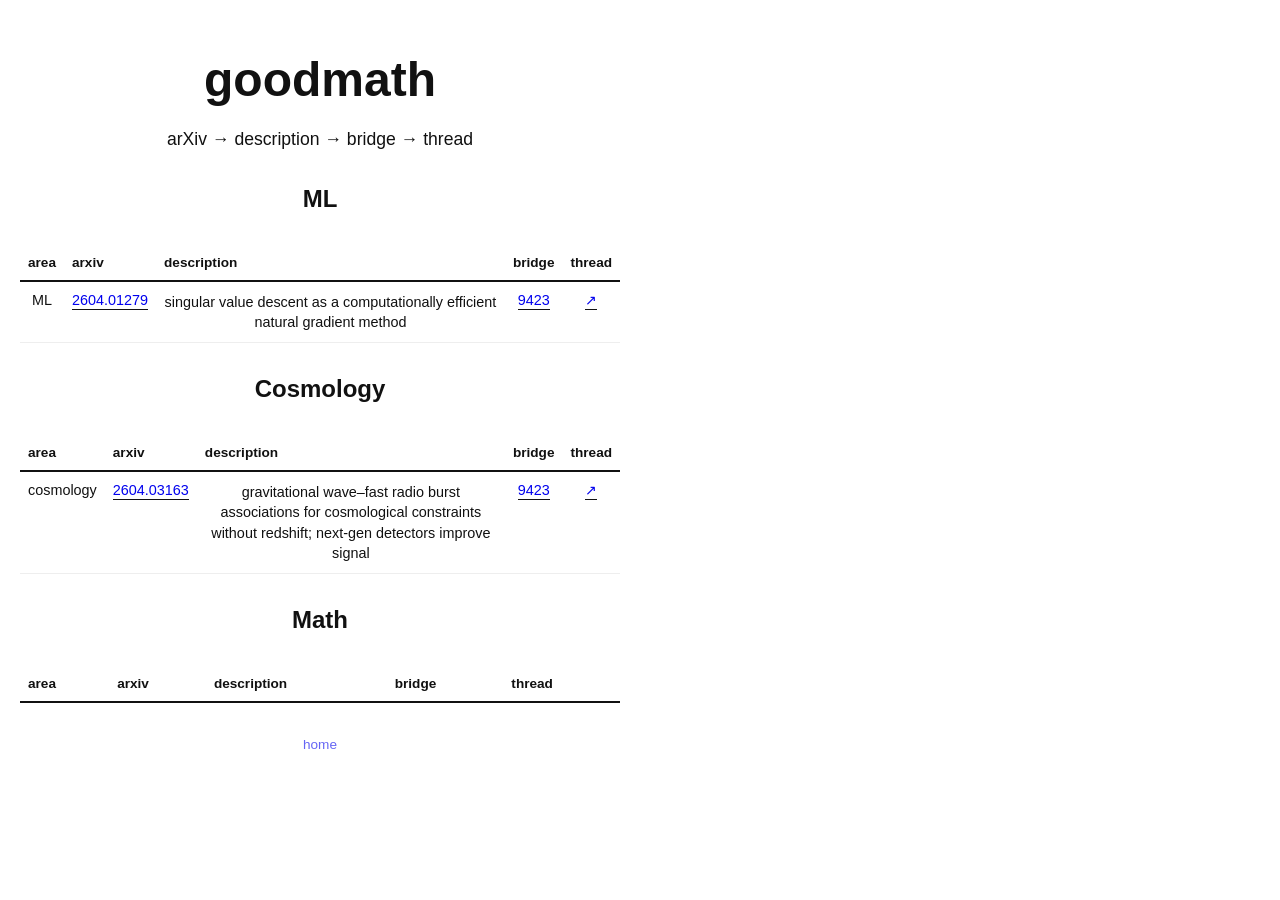
<file: arxiv/index.html>
<!DOCTYPE html>
<html lang="en">
<head>
  <meta charset="UTF-8" />
  <meta name="viewport" content="width=device-width, initial-scale=1.0"/>
  <title>goodmath — arXiv</title>
  <link rel="stylesheet" href="/styles.css" />
</head>
<body>

<main class="container">

  <h1>goodmath</h1>

  <p class="tagline">
    arXiv → description → bridge → thread
  </p>

  <!-- ML -->
  <h2>ML</h2>

  <table class="arxiv-table">
    <thead>
      <tr>
        <th>area</th>
        <th>arXiv</th>
        <th>description</th>
        <th>bridge</th>
        <th>thread</th>
      </tr>
    </thead>

    <tbody>
      <tr>
        <td>ML</td>
        <td>
          <a href="https://arxiv.org/abs/2604.01279">2604.01279</a>
        </td>
        <td>
          singular value descent as a computationally efficient natural gradient method
        </td>
        <td>
          <a href="/9423/2604.01279.html">9423</a>
        </td>
        <td>
          <a href="YOUR_THREAD_LINK">↗</a>
        </td>
      </tr>
    </tbody>
  </table>

  <!-- Cosmology -->
  <h2>Cosmology</h2>

  <table class="arxiv-table">
    <thead>
      <tr>
        <th>area</th>
        <th>arXiv</th>
        <th>description</th>
        <th>bridge</th>
        <th>thread</th>
      </tr>
    </thead>

    <tbody>
      <tr>
        <td>cosmology</td>
        <td>
          <a href="https://arxiv.org/abs/2604.03163">2604.03163</a>
        </td>
        <td>
          gravitational wave–fast radio burst associations for cosmological constraints without redshift; next-gen detectors improve signal
        </td>
        <td>
          <a href="/9423/2604.03163.html">9423</a>
        </td>
        <td>
          <a href="YOUR_THREAD_LINK">↗</a>
        </td>
      </tr>
    </tbody>
  </table>

  <!-- Math (empty for now) -->
  <h2>Math</h2>

  <table class="arxiv-table">
    <thead>
      <tr>
        <th>area</th>
        <th>arXiv</th>
        <th>description</th>
        <th>bridge</th>
        <th>thread</th>
      </tr>
    </thead>

    <tbody>
      <!-- future rows -->
    </tbody>
  </table>

  <footer>
    <a href="/">home</a>
  </footer>

</main>

</body>
</html>
</file>
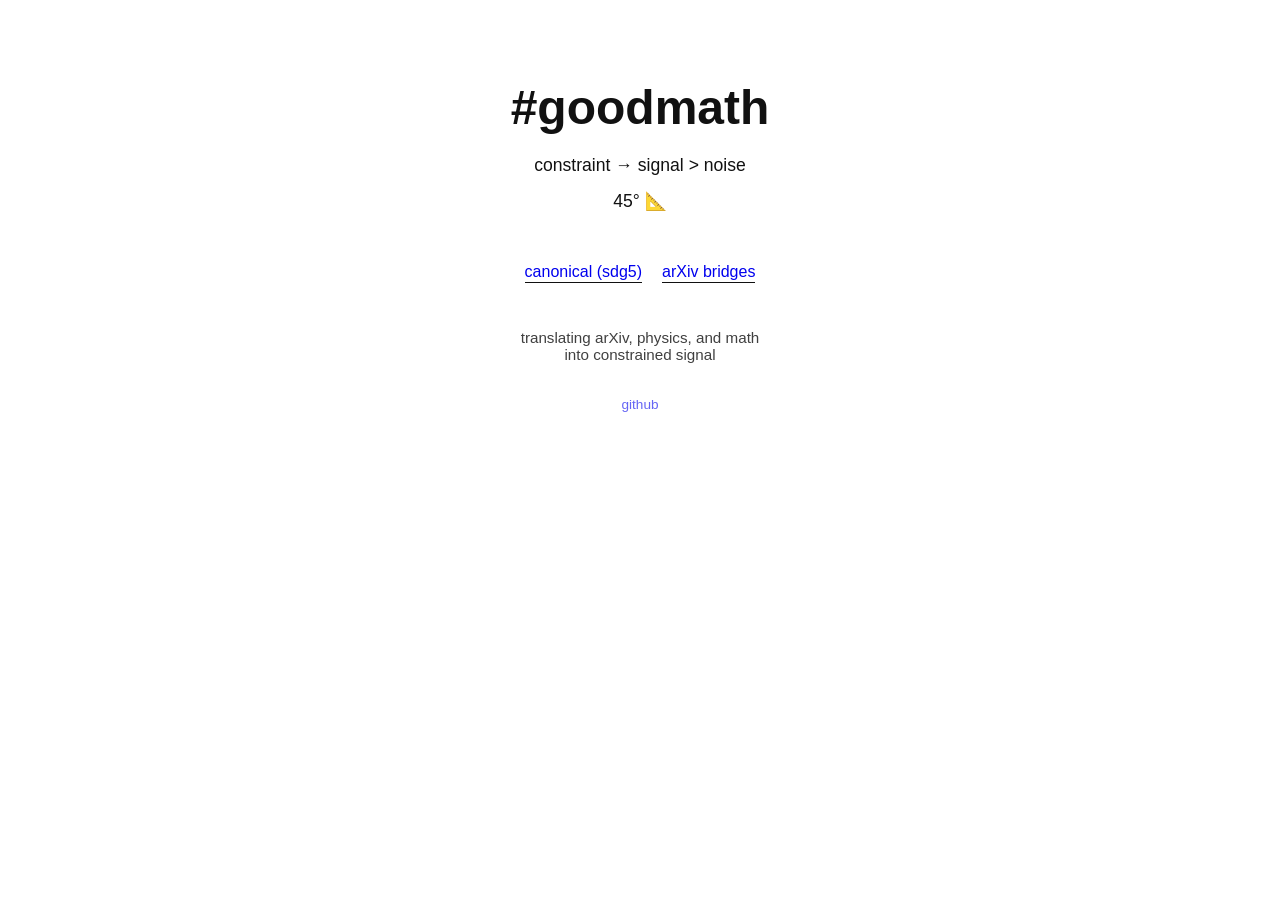
<file: 260624_index.html>
<!DOCTYPE html>
<html lang="en">
<head>
  <meta charset="UTF-8" />
  <meta name="viewport" content="width=device-width, initial-scale=1.0" />
  <title>goodmath</title>
  <link rel="stylesheet" href="styles.css" />
</head>
<body>

  <main class="container" style="text-align: center; max-width: 640px; margin: 0 auto; padding: 3rem 1rem;">

    <h1>#goodmath</h1>

    <p class="tagline" style="margin: 1rem 0 2rem;">
      constraint → signal &gt; noise<br>
      <span class="angle">45° 📐</span>
    </p>

    <div class="links" style="margin-bottom: 2rem;">
      <p>
        <a href="https://sdg5.app/main.pdf" target="_blank">
          canonical (sdg5)
        </a>
      </p>
      <p>
        <a href="/arxiv/index.html">
          arXiv bridges
        </a>
      </p>
    </div>

    <section class="about" style="margin-bottom: 2rem;">
      <p>
        translating arXiv, physics, and math<br>
        into constrained signal
      </p>
    </section>

    <footer>
      <a href="https://github.com/thinkthoughts/goodmath" target="_blank">
        github
      </a>
    </footer>

  </main>

</body>
</html>
</file>
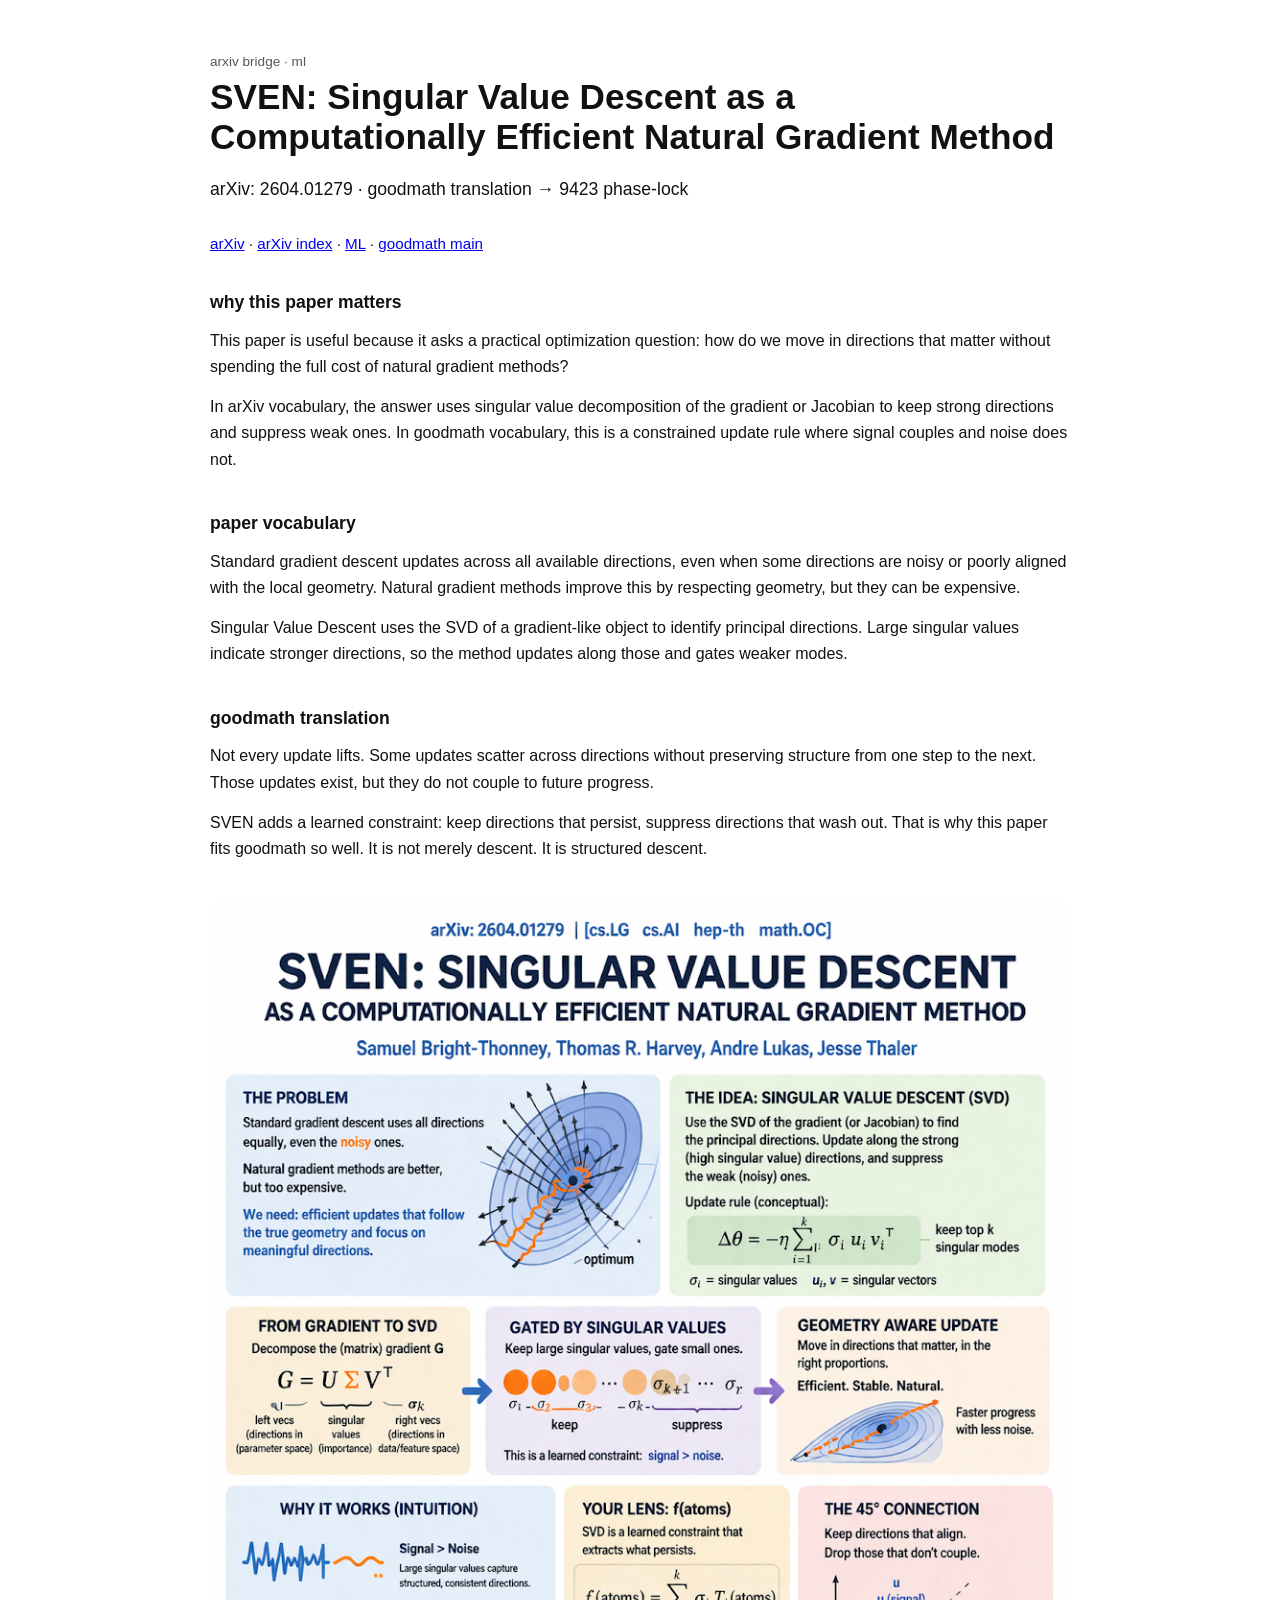
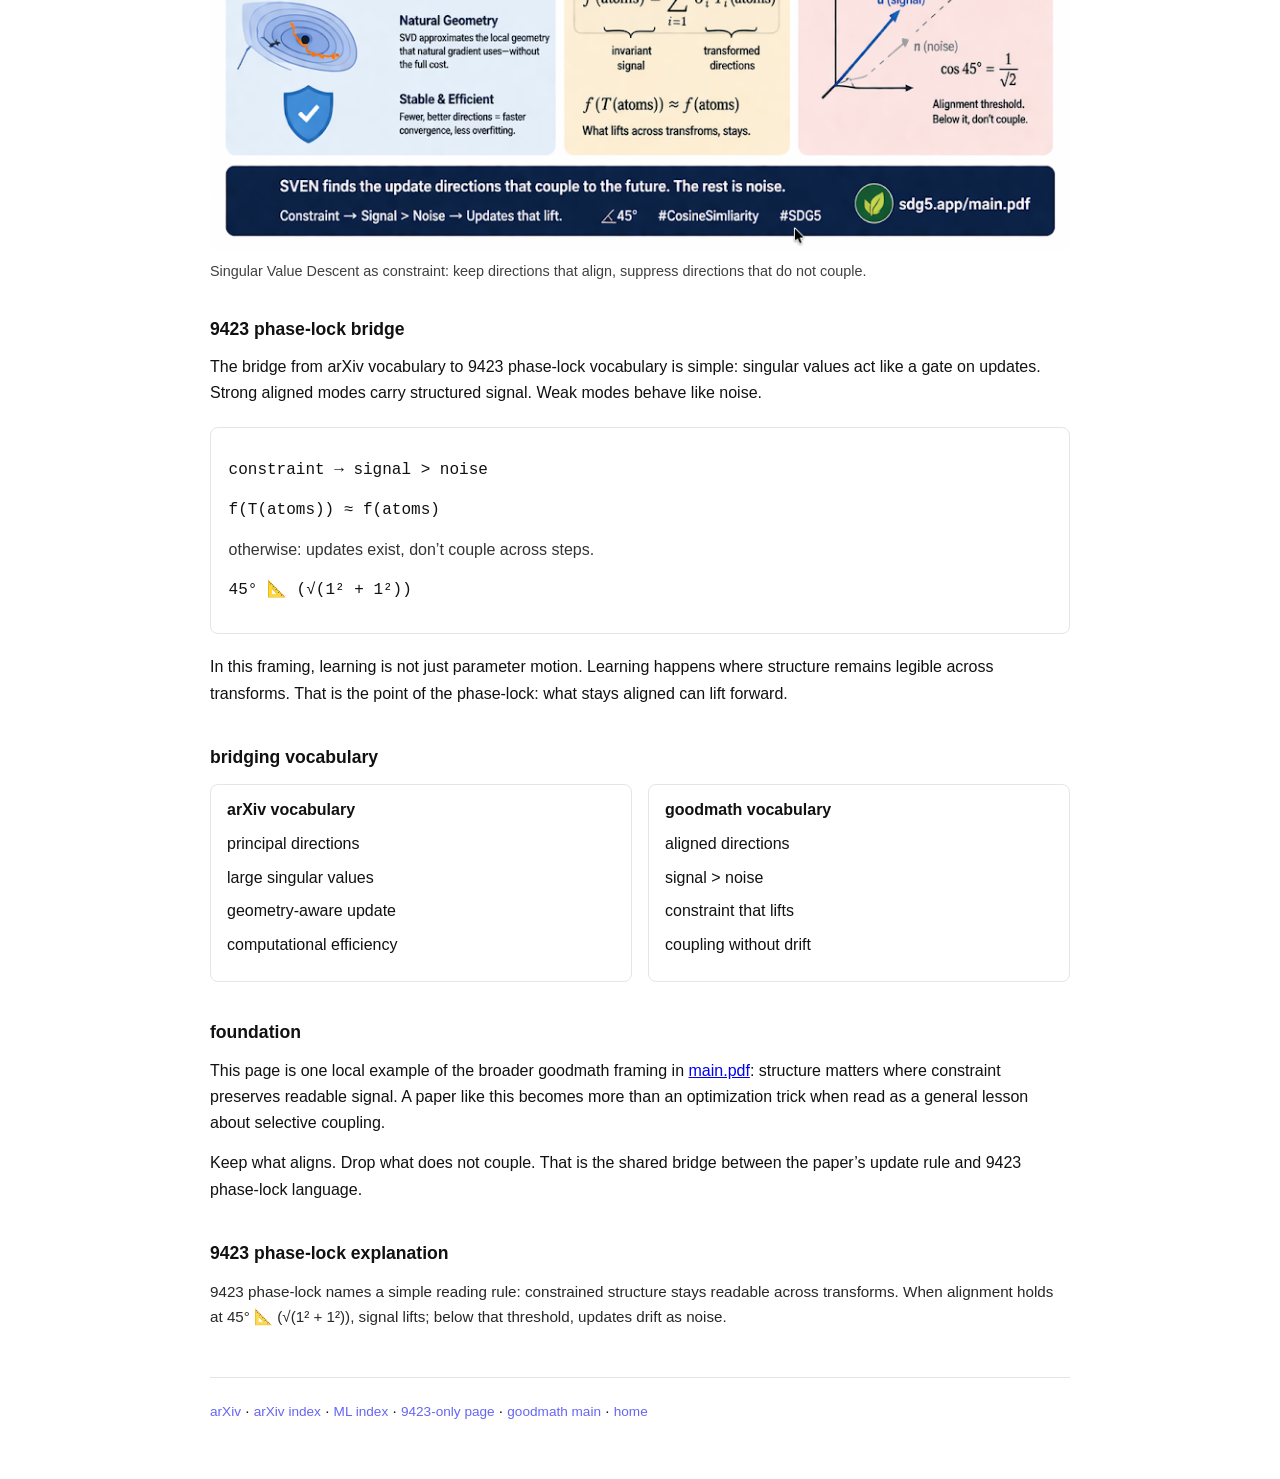
<file: arxiv/2604.01279.html>
<!DOCTYPE html>
<html lang="en">
<head>
  <meta charset="UTF-8" />
  <meta name="viewport" content="width=device-width, initial-scale=1.0" />
  <title>goodmath — arXiv 2604.01279</title>
  <link rel="stylesheet" href="/styles.css" />
</head>
<body>

<main class="container reading-page">

  <header class="page-header">
    <p class="eyebrow">
      arXiv bridge · ML
    </p>
    <h1>
      SVEN: Singular Value Descent as a Computationally Efficient Natural Gradient Method
    </h1>
    <p class="tagline">
      arXiv: 2604.01279 · goodmath translation → 9423 phase-lock
    </p>
    <p class="meta-links">
      <a href="https://arxiv.org/abs/2604.01279" target="_blank" rel="noopener noreferrer">arXiv</a>
      ·
      <a href="/arxiv/">arXiv index</a>
      ·
      <a href="/arxiv/ML/">ML</a>
      ·
      <a href="/main.pdf">goodmath main</a>
    </p>
  </header>

  <section class="article-section">
    <h2>why this paper matters</h2>
    <p>
      This paper is useful because it asks a practical optimization question:
      how do we move in directions that matter without spending the full cost
      of natural gradient methods?
    </p>
    <p>
      In arXiv vocabulary, the answer uses singular value decomposition of the
      gradient or Jacobian to keep strong directions and suppress weak ones.
      In goodmath vocabulary, this is a constrained update rule where signal
      couples and noise does not.
    </p>
  </section>

  <section class="article-section">
    <h2>paper vocabulary</h2>
    <p>
      Standard gradient descent updates across all available directions, even
      when some directions are noisy or poorly aligned with the local geometry.
      Natural gradient methods improve this by respecting geometry, but they can
      be expensive.
    </p>
    <p>
      Singular Value Descent uses the SVD of a gradient-like object to identify
      principal directions. Large singular values indicate stronger directions,
      so the method updates along those and gates weaker modes.
    </p>
  </section>

  <section class="article-section">
    <h2>goodmath translation</h2>
    <p>
      Not every update lifts. Some updates scatter across directions without
      preserving structure from one step to the next. Those updates exist, but
      they do not couple to future progress.
    </p>
    <p>
      SVEN adds a learned constraint: keep directions that persist, suppress
      directions that wash out. That is why this paper fits goodmath so well.
      It is not merely descent. It is structured descent.
    </p>
  </section>

  <figure class="feature-figure">
    <img
      src="images/2604.01279.png"
      alt="Infographic for arXiv 2604.01279 showing Singular Value Descent, gated singular values, signal versus noise, f(atoms), and the 45 degree alignment connection."
      class="infographic-img"
    />
    <figcaption>
      Singular Value Descent as constraint: keep directions that align, suppress directions that do not couple.
    </figcaption>
  </figure>

  <section class="article-section">
    <h2>9423 phase-lock bridge</h2>
    <p>
      The bridge from arXiv vocabulary to 9423 phase-lock vocabulary is simple:
      singular values act like a gate on updates. Strong aligned modes carry
      structured signal. Weak modes behave like noise.
    </p>

    <div class="equation-block">
      <p class="equation">constraint → signal &gt; noise</p>
      <p class="equation">f(T(atoms)) ≈ f(atoms)</p>
      <p class="equation-note">otherwise: updates exist, don’t couple across steps.</p>
      <p class="equation">45° 📐 (√(1² + 1²))</p>
    </div>

    <p>
      In this framing, learning is not just parameter motion. Learning happens
      where structure remains legible across transforms. That is the point of
      the phase-lock: what stays aligned can lift forward.
    </p>
  </section>

  <section class="article-section">
    <h2>bridging vocabulary</h2>

    <div class="bridge-grid">
      <div class="bridge-card">
        <h3>arXiv vocabulary</h3>
        <p>principal directions</p>
        <p>large singular values</p>
        <p>geometry-aware update</p>
        <p>computational efficiency</p>
      </div>

      <div class="bridge-card">
        <h3>goodmath vocabulary</h3>
        <p>aligned directions</p>
        <p>signal &gt; noise</p>
        <p>constraint that lifts</p>
        <p>coupling without drift</p>
      </div>
    </div>
  </section>

  <section class="article-section">
    <h2>foundation</h2>
    <p>
      This page is one local example of the broader goodmath framing in
      <a href="/main.pdf">main.pdf</a>: structure matters where constraint
      preserves readable signal. A paper like this becomes more than an
      optimization trick when read as a general lesson about selective coupling.
    </p>
    <p>
      Keep what aligns. Drop what does not couple. That is the shared bridge
      between the paper’s update rule and 9423 phase-lock language.
    </p>
  </section>

  <section class="article-section">
    <h2>9423 phase-lock explanation</h2>
    <p class="phase-lock-note">
      9423 phase-lock names a simple reading rule:
      constrained structure stays readable across transforms.
      When alignment holds at 45° 📐 (√(1² + 1²)),
      signal lifts; below that threshold, updates drift as noise.
    </p>
  </section>

  <footer class="page-footer">
    <a href="https://arxiv.org/abs/2604.01279" target="_blank" rel="noopener noreferrer">arXiv</a>
    ·
    <a href="/arxiv/">arXiv index</a>
    ·
    <a href="/arxiv/ML/">ML index</a>
    ·
    <a href="/9423/2604.01279.html">9423-only page</a>
    ·
    <a href="/main.pdf">goodmath main</a>
    ·
    <a href="/">home</a>
  </footer>

</main>

</body>
</html>
</file>
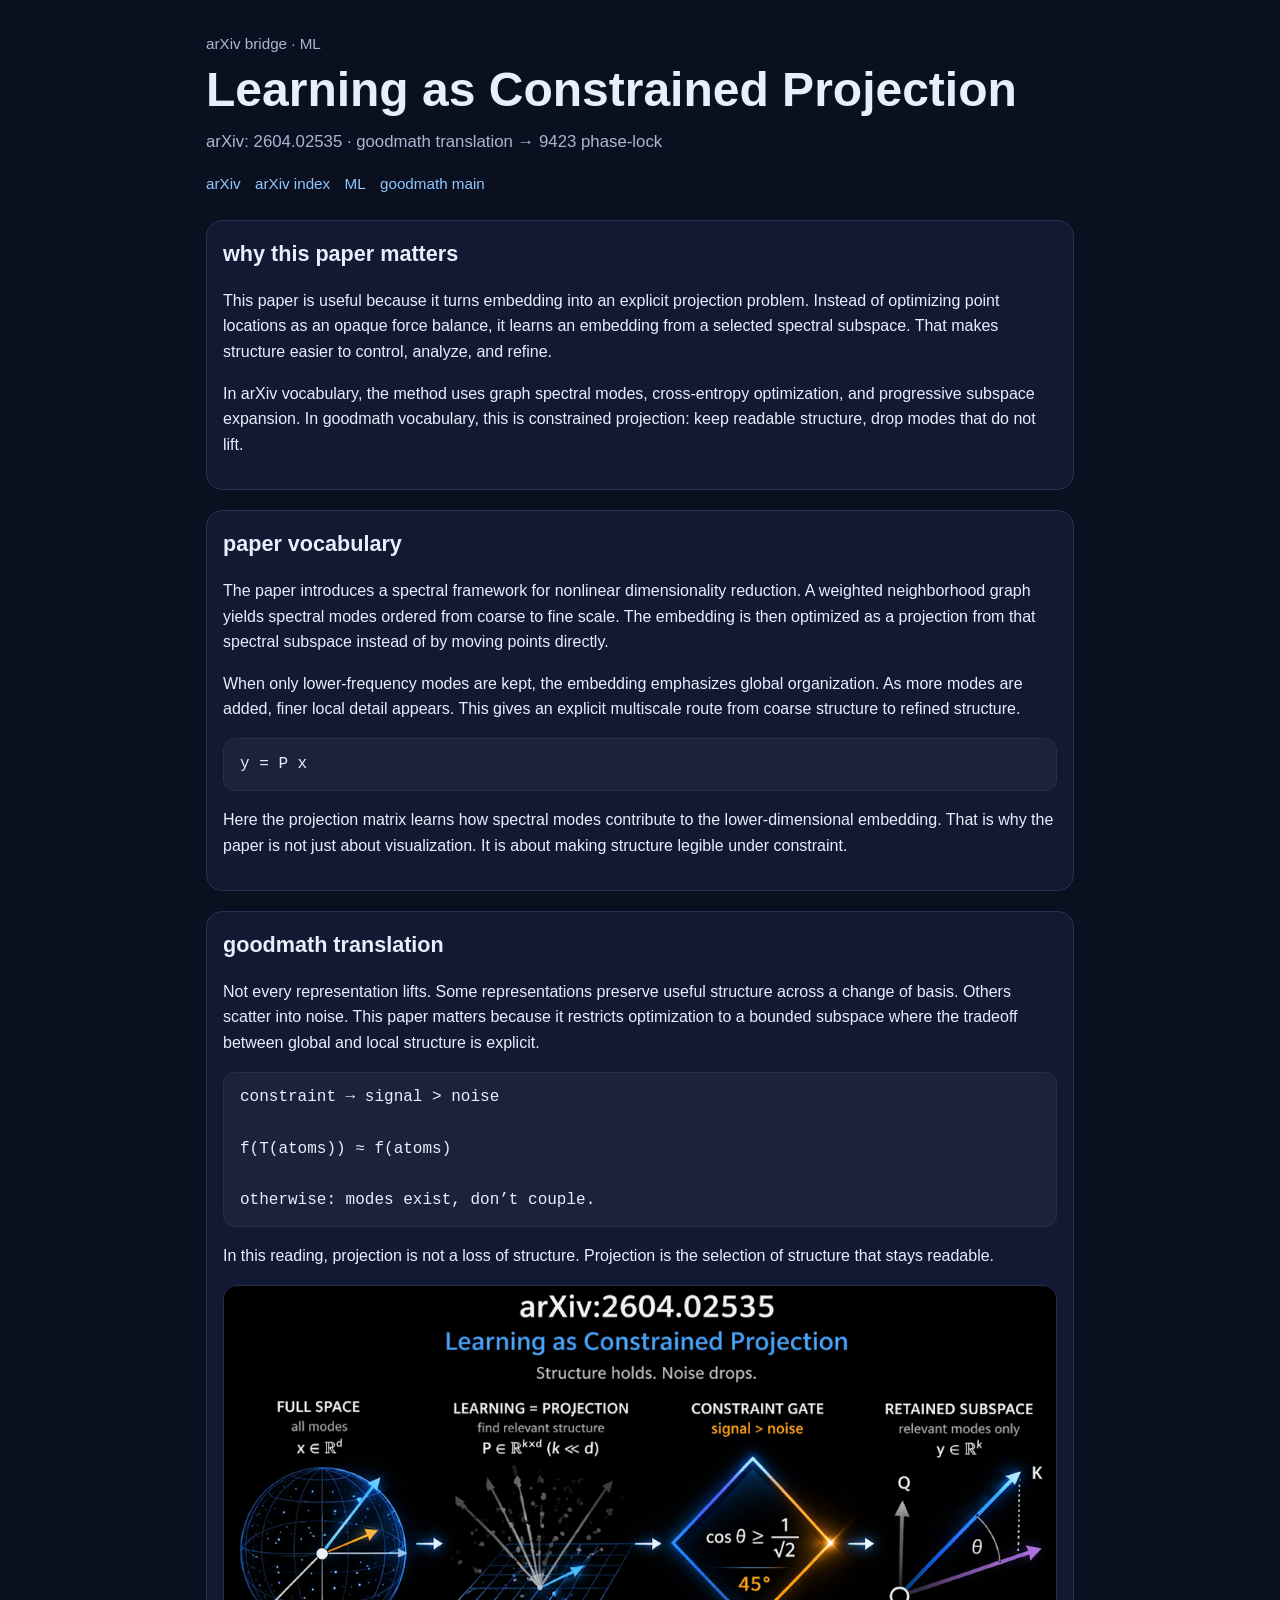
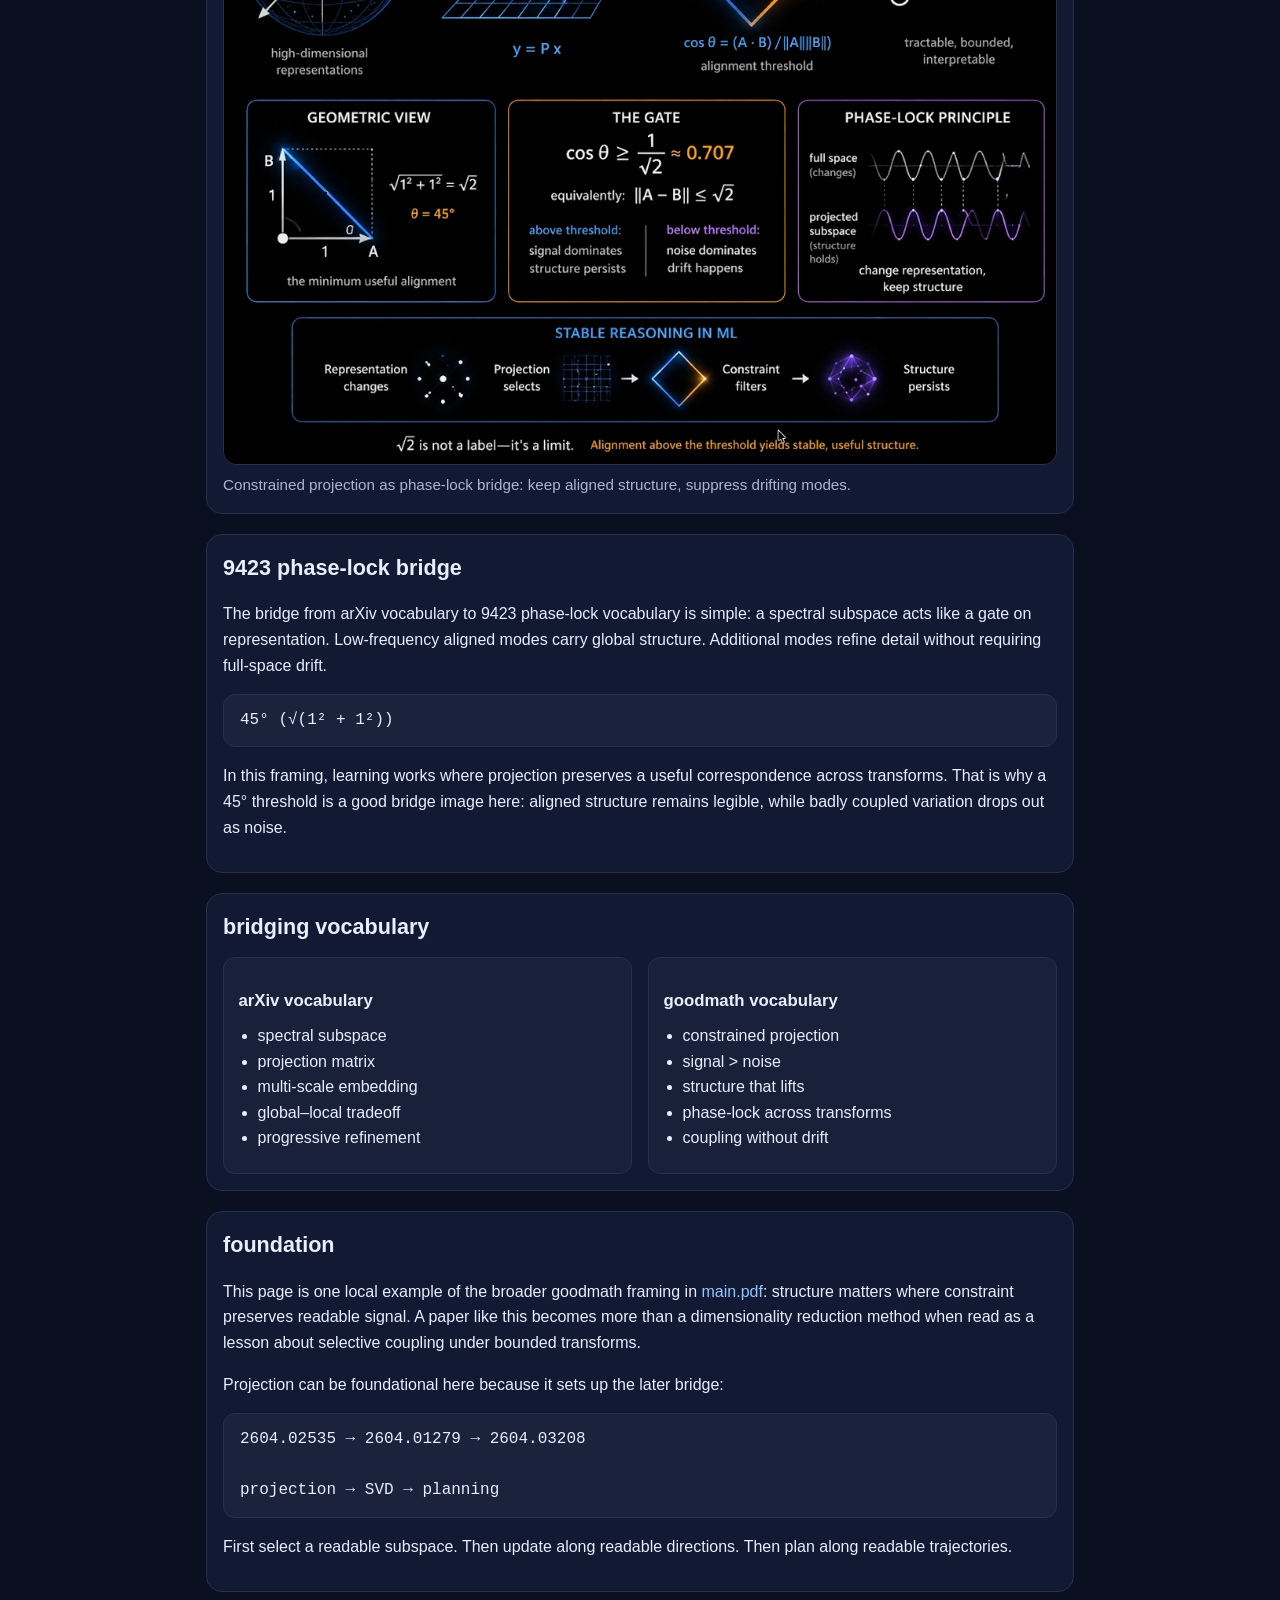
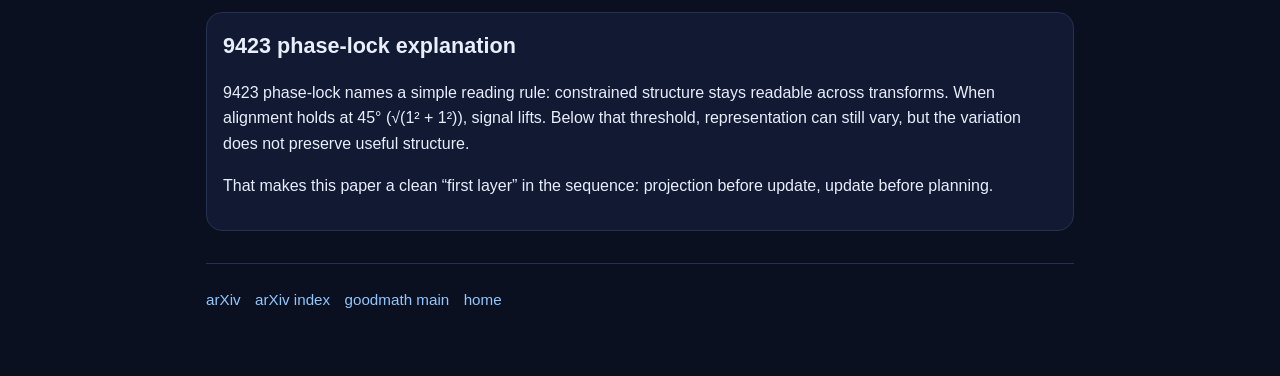
<file: arxiv/2604.02535.html>
<!doctype html>
<html lang="en">
<head>
  <meta charset="utf-8">
  <meta name="viewport" content="width=device-width, initial-scale=1">
  <title>arXiv bridge · ML · 2604.02535</title>
  <meta name="description" content="goodmath bridge for arXiv 2604.02535: spectral subspace projection, multi-scale structure, and 9423 phase-lock translation.">
  <style>
    :root {
      --bg: #0b1020;
      --card: #121933;
      --text: #e8eefc;
      --muted: #a9b6d3;
      --link: #8fc7ff;
      --accent: #7ee787;
      --border: #26304f;
      --max: 900px;
    }

    * { box-sizing: border-box; }
    body {
      margin: 0;
      font-family: -apple-system, BlinkMacSystemFont, "Segoe UI", Inter, Helvetica, Arial, sans-serif;
      background: var(--bg);
      color: var(--text);
      line-height: 1.6;
    }

    a {
      color: var(--link);
      text-decoration: none;
    }

    a:hover { text-decoration: underline; }

    .wrap {
      max-width: var(--max);
      margin: 0 auto;
      padding: 2rem 1rem 4rem;
    }

    .topline {
      color: var(--muted);
      font-size: 0.95rem;
      margin-bottom: 0.5rem;
    }

    h1 {
      font-size: clamp(2rem, 5vw, 3rem);
      line-height: 1.1;
      margin: 0 0 0.75rem;
    }

    .subtitle {
      color: var(--muted);
      font-size: 1.05rem;
      margin-bottom: 1rem;
    }

    .nav {
      display: flex;
      flex-wrap: wrap;
      gap: 0.5rem 0.9rem;
      margin: 0 0 1.5rem;
      font-size: 0.95rem;
    }

    .card {
      background: var(--card);
      border: 1px solid var(--border);
      border-radius: 16px;
      padding: 1rem;
      margin: 1.25rem 0;
    }

    h2 {
      font-size: 1.35rem;
      margin: 0 0 0.75rem;
    }

    h3 {
      font-size: 1.05rem;
      margin: 1rem 0 0.35rem;
    }

    p, li { color: var(--text); }
    .muted { color: var(--muted); }

    .formula {
      font-family: "SFMono-Regular", ui-monospace, Menlo, Consolas, monospace;
      background: rgba(255,255,255,0.04);
      border: 1px solid var(--border);
      border-radius: 12px;
      padding: 0.8rem 1rem;
      overflow-x: auto;
      margin: 0.75rem 0;
      white-space: pre-wrap;
    }

    .bridge-grid {
      display: grid;
      grid-template-columns: repeat(auto-fit, minmax(220px, 1fr));
      gap: 1rem;
    }

    .bridge-box {
      background: rgba(255,255,255,0.03);
      border: 1px solid var(--border);
      border-radius: 12px;
      padding: 0.9rem;
    }

    figure {
      margin: 0;
    }

    img {
      width: 100%;
      height: auto;
      display: block;
      border-radius: 14px;
      border: 1px solid var(--border);
      background: #000;
    }

    figcaption {
      color: var(--muted);
      font-size: 0.95rem;
      margin-top: 0.5rem;
    }

    ul {
      margin: 0.5rem 0 0.5rem 1.2rem;
      padding: 0;
    }

    footer {
      margin-top: 2rem;
      padding-top: 1rem;
      border-top: 1px solid var(--border);
      color: var(--muted);
      font-size: 0.95rem;
    }

    .small-links {
      display: flex;
      flex-wrap: wrap;
      gap: 0.5rem 0.9rem;
      margin-top: 0.5rem;
    }
  </style>
</head>
<body>
  <main class="wrap">
    <div class="topline">arXiv bridge · ML</div>
    <h1>Learning as Constrained Projection</h1>
    <div class="subtitle">arXiv: 2604.02535 · goodmath translation → 9423 phase-lock</div>

    <nav class="nav" aria-label="Page links">
      <a href="https://arxiv.org/abs/2604.02535">arXiv</a>
      <a href="/arxiv/">arXiv index</a>
      <a href="/arxiv/ml.html">ML</a>
      <a href="/main.pdf">goodmath main</a>
    </nav>

    <section class="card">
      <h2>why this paper matters</h2>
      <p>
        This paper is useful because it turns embedding into an explicit projection problem.
        Instead of optimizing point locations as an opaque force balance, it learns an embedding
        from a selected spectral subspace. That makes structure easier to control, analyze, and refine.
      </p>
      <p>
        In arXiv vocabulary, the method uses graph spectral modes, cross-entropy optimization,
        and progressive subspace expansion. In goodmath vocabulary, this is constrained projection:
        keep readable structure, drop modes that do not lift.
      </p>
    </section>

    <section class="card">
      <h2>paper vocabulary</h2>
      <p>
        The paper introduces a spectral framework for nonlinear dimensionality reduction. A weighted
        neighborhood graph yields spectral modes ordered from coarse to fine scale. The embedding is then
        optimized as a projection from that spectral subspace instead of by moving points directly.
      </p>
      <p>
        When only lower-frequency modes are kept, the embedding emphasizes global organization.
        As more modes are added, finer local detail appears. This gives an explicit multiscale route
        from coarse structure to refined structure.
      </p>

      <div class="formula">y = P x</div>

      <p>
        Here the projection matrix learns how spectral modes contribute to the lower-dimensional embedding.
        That is why the paper is not just about visualization. It is about making structure legible under constraint.
      </p>
    </section>

    <section class="card">
      <h2>goodmath translation</h2>
      <p>
        Not every representation lifts. Some representations preserve useful structure across a change of basis.
        Others scatter into noise. This paper matters because it restricts optimization to a bounded subspace
        where the tradeoff between global and local structure is explicit.
      </p>

      <div class="formula">constraint → signal &gt; noise

f(T(atoms)) ≈ f(atoms)

otherwise: modes exist, don’t couple.</div>

      <p>
        In this reading, projection is not a loss of structure. Projection is the selection of structure that stays readable.
      </p>

      <figure>
        <img src="/arxiv/images/2604.02535.png" alt="Infographic for arXiv 2604.02535 showing learning as constrained projection, y = P x, a 45 degree cosine threshold, and stable structure under projection.">
        <figcaption>
          Constrained projection as phase-lock bridge: keep aligned structure, suppress drifting modes.
        </figcaption>
      </figure>
    </section>

    <section class="card">
      <h2>9423 phase-lock bridge</h2>
      <p>
        The bridge from arXiv vocabulary to 9423 phase-lock vocabulary is simple:
        a spectral subspace acts like a gate on representation. Low-frequency aligned modes carry
        global structure. Additional modes refine detail without requiring full-space drift.
      </p>

      <div class="formula">45° (√(1² + 1²))</div>

      <p>
        In this framing, learning works where projection preserves a useful correspondence across transforms.
        That is why a 45° threshold is a good bridge image here: aligned structure remains legible,
        while badly coupled variation drops out as noise.
      </p>
    </section>

    <section class="card">
      <h2>bridging vocabulary</h2>
      <div class="bridge-grid">
        <div class="bridge-box">
          <h3>arXiv vocabulary</h3>
          <ul>
            <li>spectral subspace</li>
            <li>projection matrix</li>
            <li>multi-scale embedding</li>
            <li>global–local tradeoff</li>
            <li>progressive refinement</li>
          </ul>
        </div>
        <div class="bridge-box">
          <h3>goodmath vocabulary</h3>
          <ul>
            <li>constrained projection</li>
            <li>signal &gt; noise</li>
            <li>structure that lifts</li>
            <li>phase-lock across transforms</li>
            <li>coupling without drift</li>
          </ul>
        </div>
      </div>
    </section>

    <section class="card">
      <h2>foundation</h2>
      <p>
        This page is one local example of the broader goodmath framing in <a href="/main.pdf">main.pdf</a>:
        structure matters where constraint preserves readable signal. A paper like this becomes more than a dimensionality
        reduction method when read as a lesson about selective coupling under bounded transforms.
      </p>
      <p>
        Projection can be foundational here because it sets up the later bridge:
      </p>

      <div class="formula">2604.02535 → 2604.01279 → 2604.03208

projection → SVD → planning</div>

      <p>
        First select a readable subspace. Then update along readable directions. Then plan along readable trajectories.
      </p>
    </section>

    <section class="card">
      <h2>9423 phase-lock explanation</h2>
      <p>
        9423 phase-lock names a simple reading rule: constrained structure stays readable across transforms.
        When alignment holds at 45° (√(1² + 1²)), signal lifts. Below that threshold, representation can still vary,
        but the variation does not preserve useful structure.
      </p>
      <p>
        That makes this paper a clean “first layer” in the sequence:
        projection before update, update before planning.
      </p>
    </section>

    <footer>
      <div class="small-links">
        <a href="https://arxiv.org/abs/2604.02535">arXiv</a>
        <a href="https://goodmath.app/arxiv">arXiv index</a>
        <!--<a href="/arxiv/ml.html">ML index</a>
        <a href="/9423/">9423-only page</a>-->
        <a href="/main.pdf">goodmath main</a>
        <a href="/">home</a>
      </div>
    </footer>
  </main>
</body>
</html>
</file>
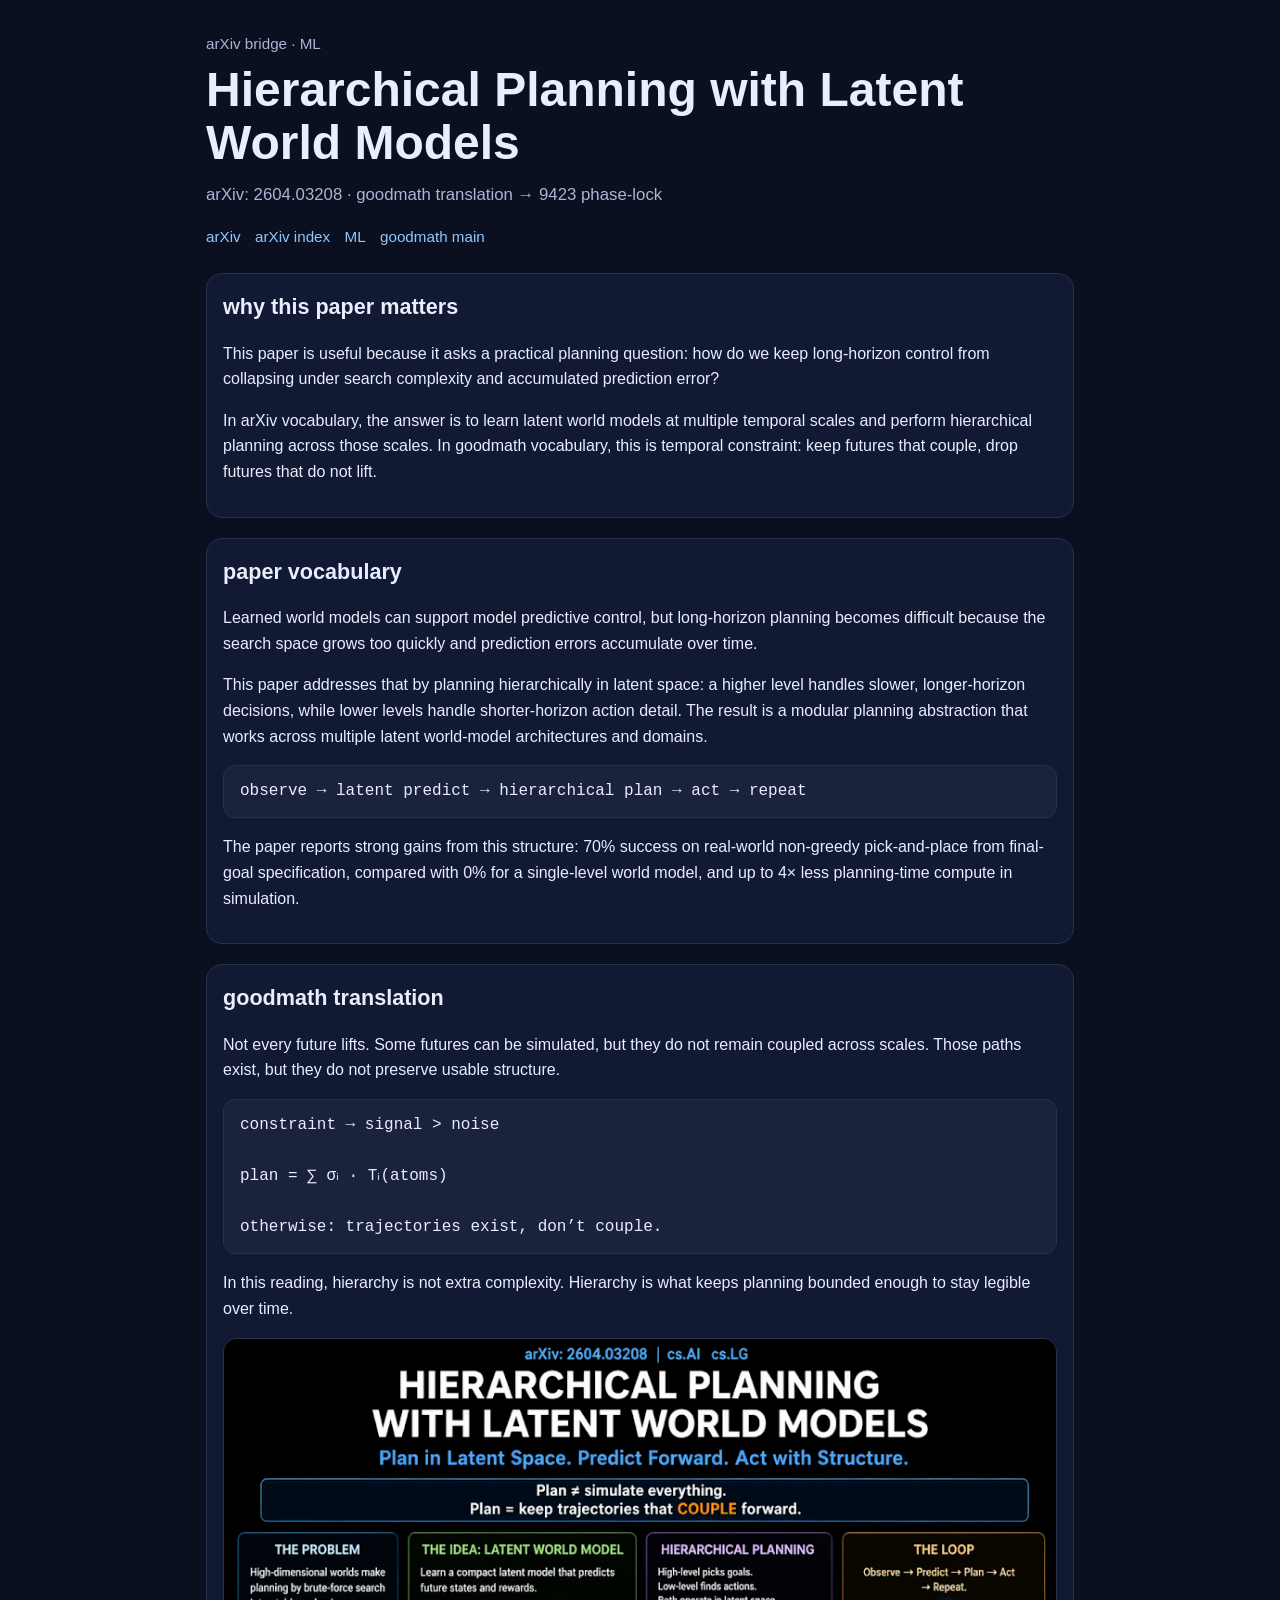
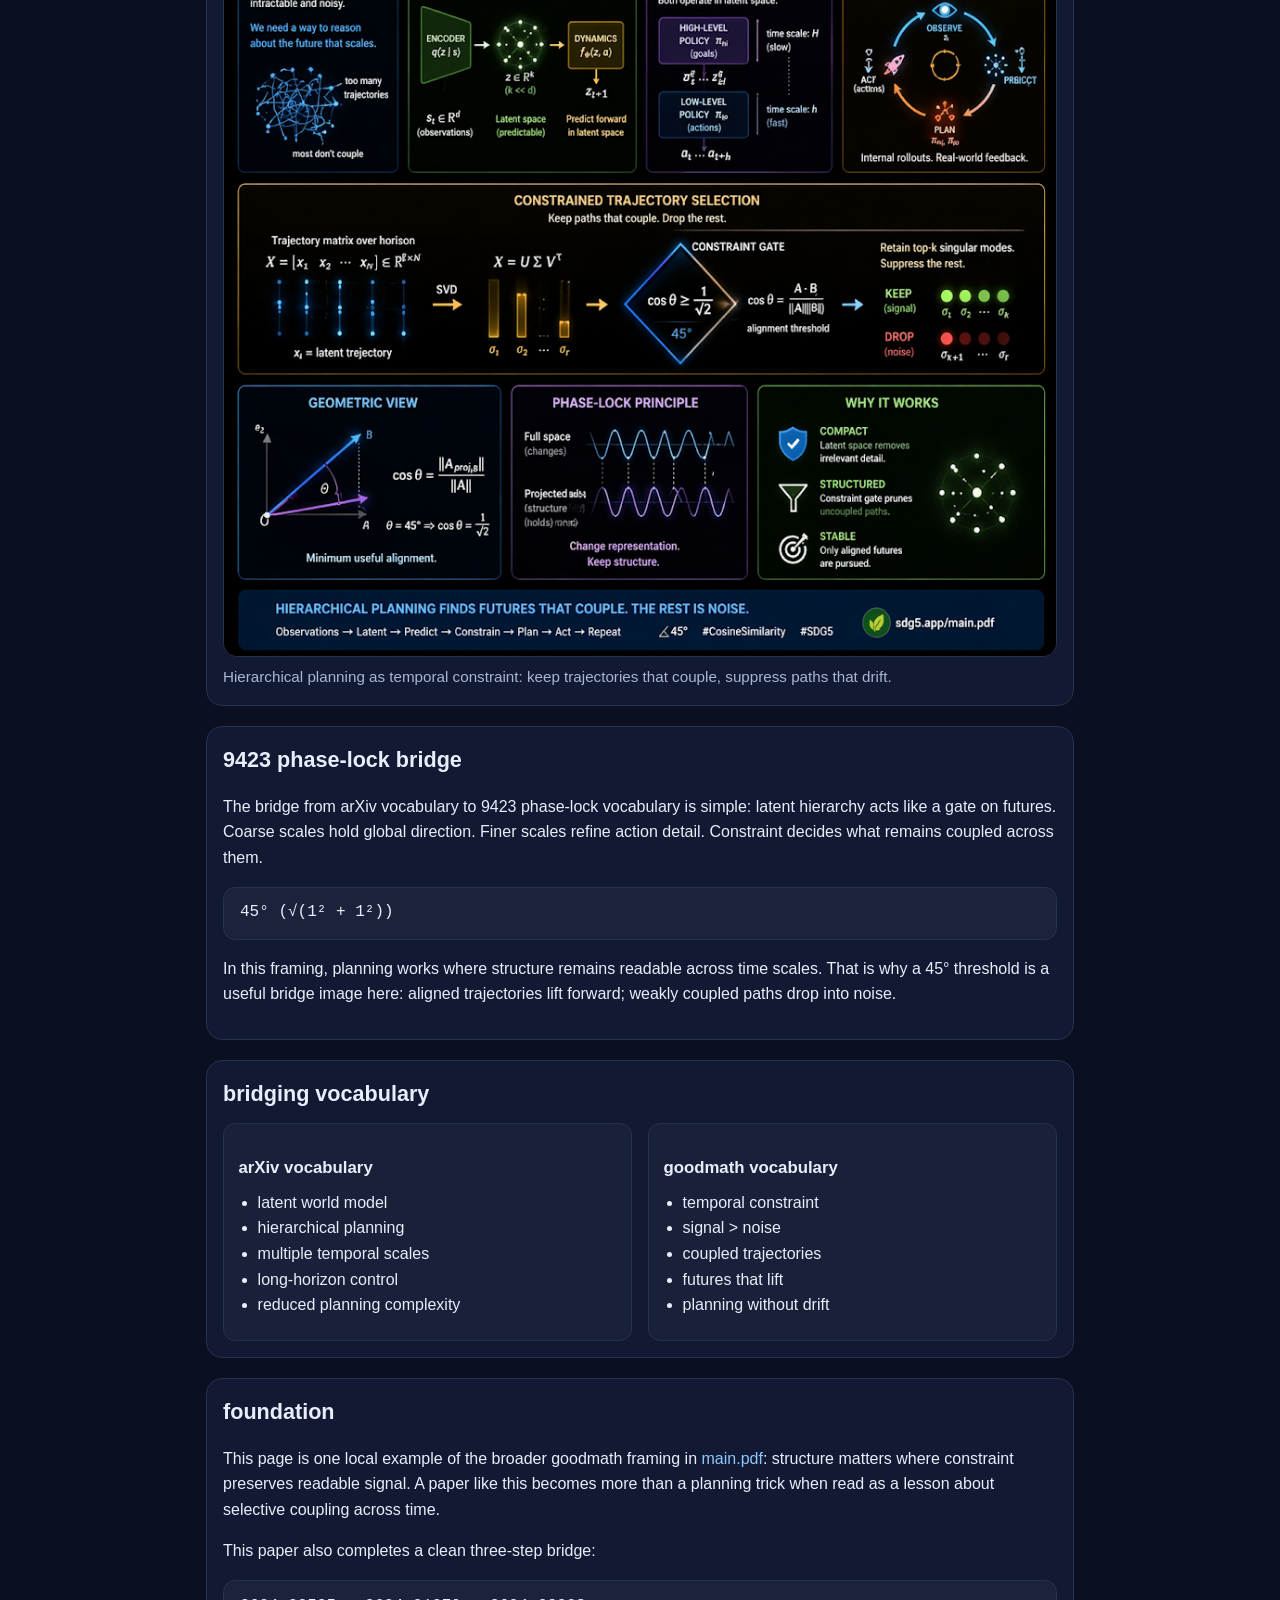
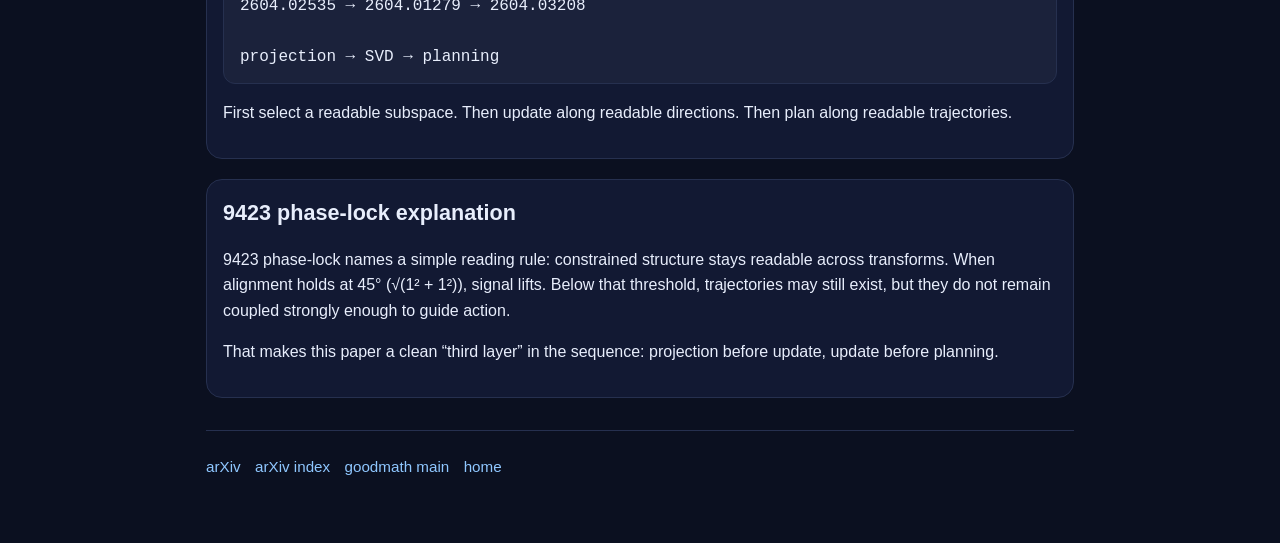
<file: arxiv/2604.03208.html>
<!doctype html>
<html lang="en">
<head>
  <meta charset="utf-8">
  <meta name="viewport" content="width=device-width, initial-scale=1">
  <title>arXiv bridge · ML · 2604.03208</title>
  <meta name="description" content="goodmath bridge for arXiv 2604.03208: hierarchical planning with latent world models, temporal constraint, and 9423 phase-lock translation.">
  <style>
    :root {
      --bg: #0b1020;
      --card: #121933;
      --text: #e8eefc;
      --muted: #a9b6d3;
      --link: #8fc7ff;
      --accent: #7ee787;
      --border: #26304f;
      --max: 900px;
    }

    * { box-sizing: border-box; }
    body {
      margin: 0;
      font-family: -apple-system, BlinkMacSystemFont, "Segoe UI", Inter, Helvetica, Arial, sans-serif;
      background: var(--bg);
      color: var(--text);
      line-height: 1.6;
    }

    a {
      color: var(--link);
      text-decoration: none;
    }

    a:hover { text-decoration: underline; }

    .wrap {
      max-width: var(--max);
      margin: 0 auto;
      padding: 2rem 1rem 4rem;
    }

    .topline {
      color: var(--muted);
      font-size: 0.95rem;
      margin-bottom: 0.5rem;
    }

    h1 {
      font-size: clamp(2rem, 5vw, 3rem);
      line-height: 1.1;
      margin: 0 0 0.75rem;
    }

    .subtitle {
      color: var(--muted);
      font-size: 1.05rem;
      margin-bottom: 1rem;
    }

    .nav {
      display: flex;
      flex-wrap: wrap;
      gap: 0.5rem 0.9rem;
      margin: 0 0 1.5rem;
      font-size: 0.95rem;
    }

    .card {
      background: var(--card);
      border: 1px solid var(--border);
      border-radius: 16px;
      padding: 1rem;
      margin: 1.25rem 0;
    }

    h2 {
      font-size: 1.35rem;
      margin: 0 0 0.75rem;
    }

    h3 {
      font-size: 1.05rem;
      margin: 1rem 0 0.35rem;
    }

    p, li { color: var(--text); }
    .muted { color: var(--muted); }

    .formula {
      font-family: "SFMono-Regular", ui-monospace, Menlo, Consolas, monospace;
      background: rgba(255,255,255,0.04);
      border: 1px solid var(--border);
      border-radius: 12px;
      padding: 0.8rem 1rem;
      overflow-x: auto;
      margin: 0.75rem 0;
      white-space: pre-wrap;
    }

    .bridge-grid {
      display: grid;
      grid-template-columns: repeat(auto-fit, minmax(220px, 1fr));
      gap: 1rem;
    }

    .bridge-box {
      background: rgba(255,255,255,0.03);
      border: 1px solid var(--border);
      border-radius: 12px;
      padding: 0.9rem;
    }

    figure {
      margin: 0;
    }

    img {
      width: 100%;
      height: auto;
      display: block;
      border-radius: 14px;
      border: 1px solid var(--border);
      background: #000;
    }

    figcaption {
      color: var(--muted);
      font-size: 0.95rem;
      margin-top: 0.5rem;
    }

    ul {
      margin: 0.5rem 0 0.5rem 1.2rem;
      padding: 0;
    }

    footer {
      margin-top: 2rem;
      padding-top: 1rem;
      border-top: 1px solid var(--border);
      color: var(--muted);
      font-size: 0.95rem;
    }

    .small-links {
      display: flex;
      flex-wrap: wrap;
      gap: 0.5rem 0.9rem;
      margin-top: 0.5rem;
    }
  </style>
</head>
<body>
  <main class="wrap">
    <div class="topline">arXiv bridge · ML</div>
    <h1>Hierarchical Planning with Latent World Models</h1>
    <div class="subtitle">arXiv: 2604.03208 · goodmath translation → 9423 phase-lock</div>

    <nav class="nav" aria-label="Page links">
      <a href="https://arxiv.org/abs/2604.03208">arXiv</a>
      <a href="/arxiv/">arXiv index</a>
      <a href="/arxiv/ml.html">ML</a>
      <a href="/main.pdf">goodmath main</a>
    </nav>

    <section class="card">
      <h2>why this paper matters</h2>
      <p>
        This paper is useful because it asks a practical planning question:
        how do we keep long-horizon control from collapsing under search complexity
        and accumulated prediction error?
      </p>
      <p>
        In arXiv vocabulary, the answer is to learn latent world models at multiple
        temporal scales and perform hierarchical planning across those scales.
        In goodmath vocabulary, this is temporal constraint:
        keep futures that couple, drop futures that do not lift.
      </p>
    </section>

    <section class="card">
      <h2>paper vocabulary</h2>
      <p>
        Learned world models can support model predictive control, but long-horizon
        planning becomes difficult because the search space grows too quickly and
        prediction errors accumulate over time.
      </p>
      <p>
        This paper addresses that by planning hierarchically in latent space:
        a higher level handles slower, longer-horizon decisions,
        while lower levels handle shorter-horizon action detail.
        The result is a modular planning abstraction that works across multiple
        latent world-model architectures and domains.
      </p>

      <div class="formula">observe → latent predict → hierarchical plan → act → repeat</div>

      <p>
        The paper reports strong gains from this structure:
        70% success on real-world non-greedy pick-and-place from final-goal specification,
        compared with 0% for a single-level world model,
        and up to 4× less planning-time compute in simulation.
      </p>
    </section>

    <section class="card">
      <h2>goodmath translation</h2>
      <p>
        Not every future lifts. Some futures can be simulated, but they do not remain
        coupled across scales. Those paths exist, but they do not preserve usable structure.
      </p>

      <div class="formula">constraint → signal &gt; noise

plan = ∑ σᵢ · Tᵢ(atoms)

otherwise: trajectories exist, don’t couple.</div>

      <p>
        In this reading, hierarchy is not extra complexity. Hierarchy is what keeps planning
        bounded enough to stay legible over time.
      </p>

      <figure>
        <img src="/arxiv/images/2604.03208.png" alt="Infographic for arXiv 2604.03208 showing hierarchical planning with latent world models, constrained trajectory selection, a 45 degree cosine threshold, and structure preserved across planning scales.">
        <figcaption>
          Hierarchical planning as temporal constraint: keep trajectories that couple, suppress paths that drift.
        </figcaption>
      </figure>
    </section>

    <section class="card">
      <h2>9423 phase-lock bridge</h2>
      <p>
        The bridge from arXiv vocabulary to 9423 phase-lock vocabulary is simple:
        latent hierarchy acts like a gate on futures. Coarse scales hold global direction.
        Finer scales refine action detail. Constraint decides what remains coupled across them.
      </p>

      <div class="formula">45° (√(1² + 1²))</div>

      <p>
        In this framing, planning works where structure remains readable across time scales.
        That is why a 45° threshold is a useful bridge image here:
        aligned trajectories lift forward; weakly coupled paths drop into noise.
      </p>
    </section>

    <section class="card">
      <h2>bridging vocabulary</h2>
      <div class="bridge-grid">
        <div class="bridge-box">
          <h3>arXiv vocabulary</h3>
          <ul>
            <li>latent world model</li>
            <li>hierarchical planning</li>
            <li>multiple temporal scales</li>
            <li>long-horizon control</li>
            <li>reduced planning complexity</li>
          </ul>
        </div>
        <div class="bridge-box">
          <h3>goodmath vocabulary</h3>
          <ul>
            <li>temporal constraint</li>
            <li>signal &gt; noise</li>
            <li>coupled trajectories</li>
            <li>futures that lift</li>
            <li>planning without drift</li>
          </ul>
        </div>
      </div>
    </section>

    <section class="card">
      <h2>foundation</h2>
      <p>
        This page is one local example of the broader goodmath framing in <a href="/main.pdf">main.pdf</a>:
        structure matters where constraint preserves readable signal.
        A paper like this becomes more than a planning trick when read as a lesson
        about selective coupling across time.
      </p>
      <p>
        This paper also completes a clean three-step bridge:
      </p>

      <div class="formula">2604.02535 → 2604.01279 → 2604.03208

projection → SVD → planning</div>

      <p>
        First select a readable subspace.
        Then update along readable directions.
        Then plan along readable trajectories.
      </p>
    </section>

    <section class="card">
      <h2>9423 phase-lock explanation</h2>
      <p>
        9423 phase-lock names a simple reading rule:
        constrained structure stays readable across transforms.
        When alignment holds at 45° (√(1² + 1²)), signal lifts.
        Below that threshold, trajectories may still exist,
        but they do not remain coupled strongly enough to guide action.
      </p>
      <p>
        That makes this paper a clean “third layer” in the sequence:
        projection before update, update before planning.
      </p>
    </section>

    <footer>
      <div class="small-links">
        <a href="https://arxiv.org/abs/2604.03208">arXiv</a>
        <a href="https://goodmath.app/arxiv">arXiv index</a>
        <!--<a href="/arxiv/ml.html">ML index</a>
        <a href="/9423/">9423-only page</a>
        -->
        <a href="/main.pdf">goodmath main</a>
        <a href="/">home</a>
      </div>
    </footer>
  </main>
</body>
</html>
</file>
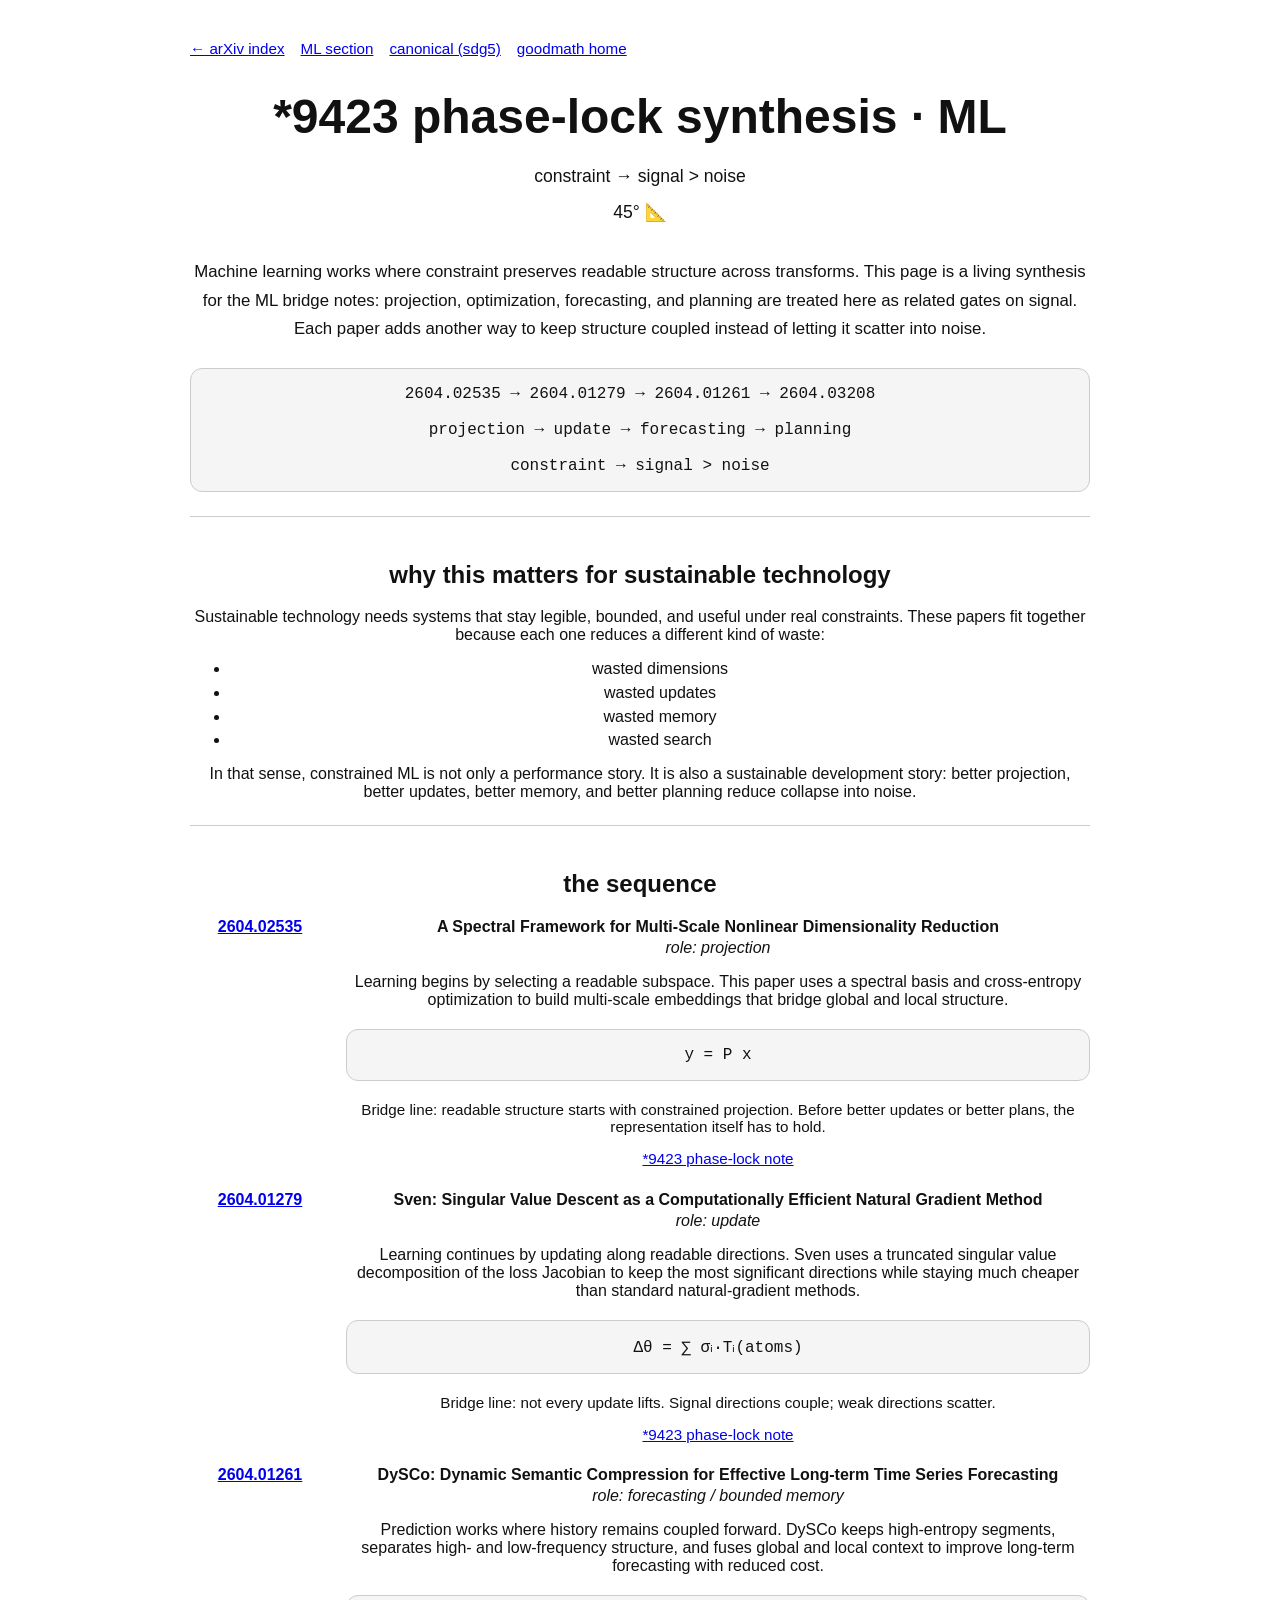
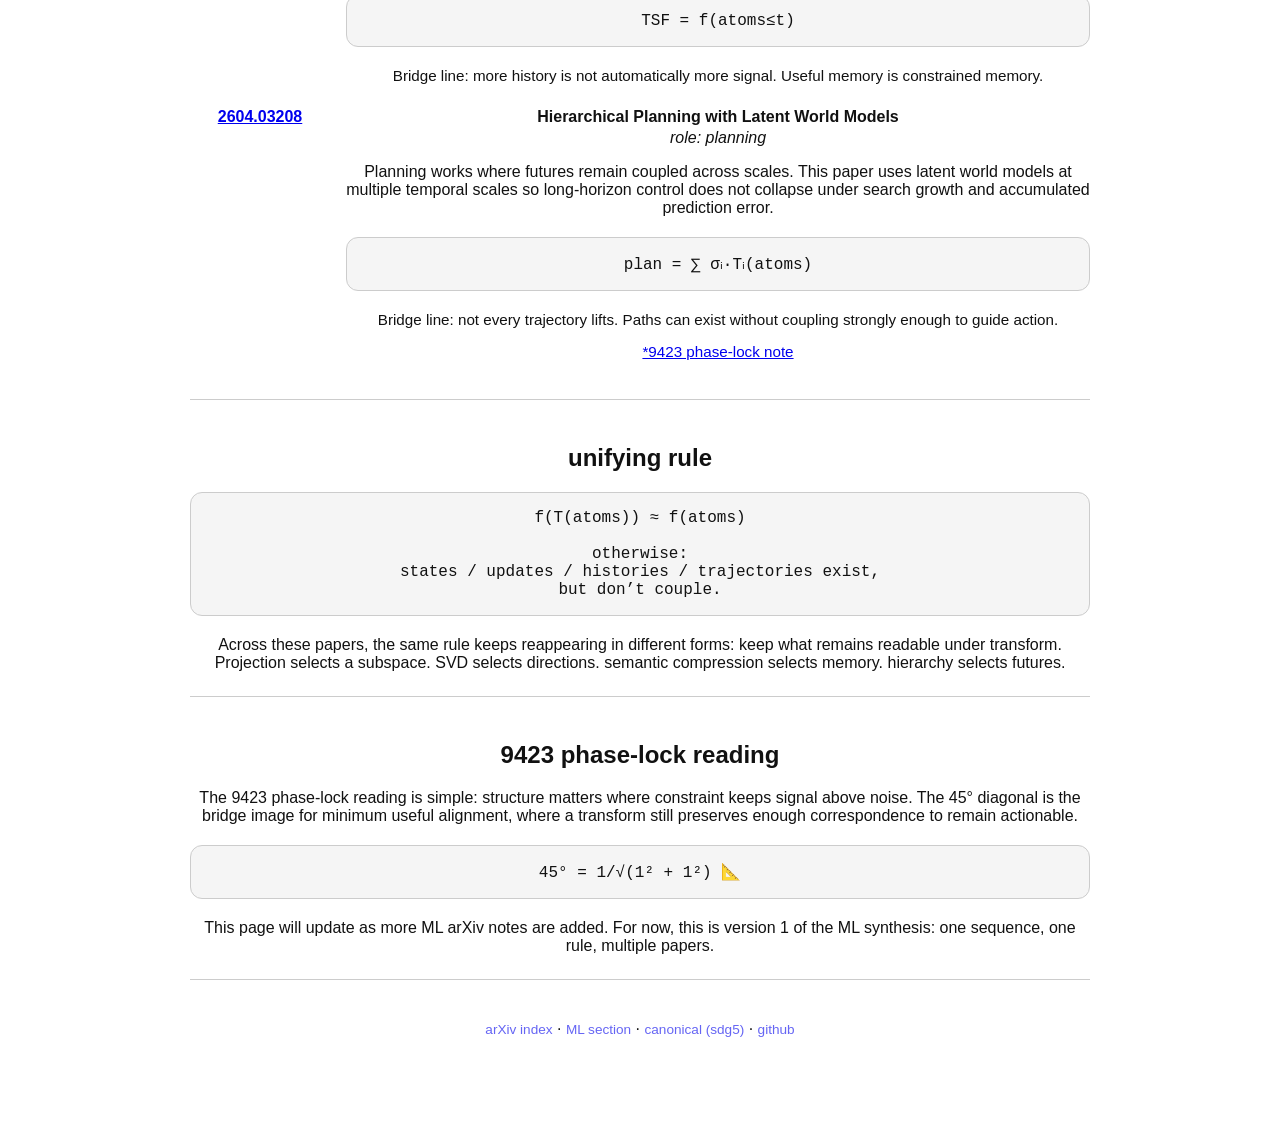
<file: arxiv/ml.html>
<!DOCTYPE html>
<html lang="en">
<head>
  <meta charset="UTF-8" />
  <meta name="viewport" content="width=device-width, initial-scale=1.0" />
  <title>*9423 phase-lock synthesis · ML · goodmath</title>
  <meta
    name="description"
    content="Living synthesis page for machine learning bridge notes on goodmath: projection, singular value descent, semantic compression, and hierarchical planning."
  />
  <link rel="stylesheet" href="/styles.css" />
  <style>
    main.container {
      max-width: 900px;
      margin: 0 auto;
      padding: 2.5rem 1rem 4rem;
    }

    .topnav,
    .subnav {
      display: flex;
      flex-wrap: wrap;
      gap: 0.75rem 1rem;
      margin-bottom: 1rem;
      font-size: 0.95rem;
    }

    h1 {
      margin-bottom: 0.5rem;
    }

    .lede {
      font-size: 1.05rem;
      line-height: 1.7;
      margin-bottom: 1.5rem;
    }

    .formula,
    .sequence-box {
      font-family: ui-monospace, SFMono-Regular, Menlo, Consolas, monospace;
      white-space: pre-wrap;
      border: 1px solid #ccc;
      border-radius: 12px;
      padding: 1rem;
      margin: 1.25rem 0;
      background: rgba(127, 127, 127, 0.08);
    }

    .section-card {
      border-top: 1px solid #ccc;
      padding-top: 1.5rem;
      margin-top: 1.5rem;
    }

    .paper-grid {
      display: grid;
      grid-template-columns: 140px 1fr;
      gap: 0.5rem 1rem;
      align-items: start;
      margin-top: 0.75rem;
    }

    .paper-id {
      font-weight: 600;
      white-space: nowrap;
    }

    .paper-role {
      font-style: italic;
      margin-top: 0.2rem;
    }

    ul.compact li {
      margin-bottom: 0.35rem;
    }

    .small {
      font-size: 0.95rem;
    }

    @media (max-width: 700px) {
      .paper-grid {
        grid-template-columns: 1fr;
        gap: 0.35rem;
      }
    }
  </style>
</head>
<body>

  <main class="container">

    <nav class="topnav">
      <a href="/arxiv/index.html">← arXiv index</a>
      <a href="/arxiv/#ml">ML section</a>
      <a href="https://sdg5.app/main.pdf" target="_blank" rel="noopener noreferrer">canonical (sdg5)</a>
      <a href="/">goodmath home</a>
    </nav>

    <h1>*9423 phase-lock synthesis · ML</h1>

    <p class="tagline">
      constraint → signal &gt; noise
      <span class="angle">45° 📐</span>
    </p>

    <p class="lede">
      Machine learning works where constraint preserves readable structure across transforms.
      This page is a living synthesis for the ML bridge notes: projection, optimization,
      forecasting, and planning are treated here as related gates on signal.
      Each paper adds another way to keep structure coupled instead of letting it scatter into noise.
    </p>

    <div class="sequence-box">2604.02535 → 2604.01279 → 2604.01261 → 2604.03208

projection → update → forecasting → planning

constraint → signal &gt; noise</div>

    <section class="section-card">
      <h2>why this matters for sustainable technology</h2>
      <p>
        Sustainable technology needs systems that stay legible, bounded, and useful under real constraints.
        These papers fit together because each one reduces a different kind of waste:
      </p>
      <ul class="compact">
        <li>wasted dimensions</li>
        <li>wasted updates</li>
        <li>wasted memory</li>
        <li>wasted search</li>
      </ul>
      <p>
        In that sense, constrained ML is not only a performance story.
        It is also a sustainable development story:
        better projection, better updates, better memory, and better planning reduce collapse into noise.
      </p>
    </section>

    <section class="section-card">
      <h2>the sequence</h2>

      <div class="paper-grid">
        <div class="paper-id">
          <a href="https://arxiv.org/abs/2604.02535" target="_blank" rel="noopener noreferrer">2604.02535</a>
        </div>
        <div>
          <strong>A Spectral Framework for Multi-Scale Nonlinear Dimensionality Reduction</strong>
          <div class="paper-role">role: projection</div>
          <p>
            Learning begins by selecting a readable subspace.
            This paper uses a spectral basis and cross-entropy optimization to build multi-scale embeddings that bridge global and local structure.
          </p>
          <div class="formula">y = P x</div>
          <p class="small">
            Bridge line: readable structure starts with constrained projection.
            Before better updates or better plans, the representation itself has to hold.
          </p>
          <p class="small">
            <a href="2604.02535.html">*9423 phase-lock note</a>
          </p>
        </div>

        <div class="paper-id">
          <a href="https://arxiv.org/abs/2604.01279" target="_blank" rel="noopener noreferrer">2604.01279</a>
        </div>
        <div>
          <strong>Sven: Singular Value Descent as a Computationally Efficient Natural Gradient Method</strong>
          <div class="paper-role">role: update</div>
          <p>
            Learning continues by updating along readable directions.
            Sven uses a truncated singular value decomposition of the loss Jacobian to keep the most significant directions while staying much cheaper than standard natural-gradient methods.
          </p>
          <div class="formula">Δθ = ∑ σᵢ·Tᵢ(atoms)</div>
          <p class="small">
            Bridge line: not every update lifts.
            Signal directions couple; weak directions scatter.
          </p>
          <p class="small">
            <a href="2604.01279.html">*9423 phase-lock note</a>
          </p>
        </div>

        <div class="paper-id">
          <a href="https://arxiv.org/abs/2604.01261" target="_blank" rel="noopener noreferrer">2604.01261</a>
        </div>
        <div>
          <strong>DySCo: Dynamic Semantic Compression for Effective Long-term Time Series Forecasting</strong>
          <div class="paper-role">role: forecasting / bounded memory</div>
          <p>
            Prediction works where history remains coupled forward.
            DySCo keeps high-entropy segments, separates high- and low-frequency structure, and fuses global and local context to improve long-term forecasting with reduced cost.
          </p>
          <div class="formula">TSF = f(atoms≤t)</div>
          <p class="small">
            Bridge line: more history is not automatically more signal.
            Useful memory is constrained memory.
          </p>
        </div>

        <div class="paper-id">
          <a href="https://arxiv.org/abs/2604.03208" target="_blank" rel="noopener noreferrer">2604.03208</a>
        </div>
        <div>
          <strong>Hierarchical Planning with Latent World Models</strong>
          <div class="paper-role">role: planning</div>
          <p>
            Planning works where futures remain coupled across scales.
            This paper uses latent world models at multiple temporal scales so long-horizon control does not collapse under search growth and accumulated prediction error.
          </p>
          <div class="formula">plan = ∑ σᵢ·Tᵢ(atoms)</div>
          <p class="small">
            Bridge line: not every trajectory lifts.
            Paths can exist without coupling strongly enough to guide action.
          </p>
          <p class="small">
            <a href="2604.03208.html">*9423 phase-lock note</a>
          </p>
        </div>
      </div>
    </section>

    <section class="section-card">
      <h2>unifying rule</h2>
      <div class="formula">f(T(atoms)) ≈ f(atoms)

otherwise:
states / updates / histories / trajectories exist,
but don’t couple.</div>

      <p>
        Across these papers, the same rule keeps reappearing in different forms:
        keep what remains readable under transform.
        Projection selects a subspace.
        SVD selects directions.
        semantic compression selects memory.
        hierarchy selects futures.
      </p>
    </section>

    <section class="section-card">
      <h2>9423 phase-lock reading</h2>
      <p>
        The 9423 phase-lock reading is simple:
        structure matters where constraint keeps signal above noise.
        The 45° diagonal is the bridge image for minimum useful alignment,
        where a transform still preserves enough correspondence to remain actionable.
      </p>

      <div class="formula">45° = 1/√(1² + 1²) 📐</div>

      <p>
        This page will update as more ML arXiv notes are added.
        For now, this is version 1 of the ML synthesis:
        one sequence, one rule, multiple papers.
      </p>
    </section>

    <footer class="section-card">
      <p>
        <a href="/arxiv/index.html">arXiv index</a> ·
        <a href="/arxiv/#ml">ML section</a> ·
        <a href="https://sdg5.app/main.pdf" target="_blank" rel="noopener noreferrer">canonical (sdg5)</a> ·
        <a href="https://github.com/thinkthoughts/goodmath" target="_blank" rel="noopener noreferrer">github</a>
      </p>
    </footer>

  </main>

</body>
</html>
</file>
<file: styles.css>
body {
  margin: 0;
  font-family: -apple-system, BlinkMacSystemFont, sans-serif;
  background: #ffffff;
  color: #111;
}

/* homepage-only centering */
body.homepage {
  display: flex;
  justify-content: center;
  align-items: center;
  min-height: 100vh;
}

.container {
  text-align: center;
  max-width: 600px;
  padding: 20px;
}

h1 {
  font-size: 3rem;
  margin-bottom: 1rem;
}

.tagline {
  font-size: 1.1rem;
  margin-bottom: 2rem;
  line-height: 1.6;
}

.angle {
  display: block;
  margin-top: 0.5rem;
}

.links {
  display: flex;
  justify-content: center;
  gap: 20px;
  margin-bottom: 2rem;
}

.links a {
  text-decoration: none;
  border-bottom: 1px solid #111;
  padding-bottom: 2px;
}

.links a:hover {
  opacity: 0.6;
}

.about {
  font-size: 0.95rem;
  opacity: 0.8;
  margin-bottom: 2rem;
}

.phase-lock {
  margin-top: 3rem;
  font-size: 0.9rem;
  opacity: 0.8;
  text-align: center;
}

.phase-lock h3 {
  font-size: 1rem;
  margin-bottom: 0.5rem;
}

.equation {
  margin: 1rem 0;
  font-family: monospace;
  font-size: 1rem;
}

.infographic {
  display: flex;
  justify-content: space-between;
  margin: 2rem 0;
  gap: 20px;
}

.panel {
  flex: 1;
  border: 1px solid #ddd;
  padding: 10px;
  text-align: center;
}

.panel h3 {
  margin-bottom: 0.5rem;
}

.arrows {
  font-size: 1.2rem;
  margin-top: 0.5rem;
}

.infographic-img {
  width: 100%;
  max-width: 800px;
  margin: 2rem auto;
  display: block;
}

/* arXiv tables */
.arxiv-table {
  width: 100%;
  border-collapse: collapse;
  font-size: 0.9rem;
  margin: 2rem 0;
}

.arxiv-table thead {
  border-bottom: 2px solid #111;
}

.arxiv-table th {
  text-align: left;
  font-weight: 600;
  padding: 10px 8px;
  font-size: 0.85rem;
  text-transform: lowercase;
}

.arxiv-table td {
  padding: 10px 8px;
  vertical-align: top;
  border-bottom: 1px solid #eee;
}

.arxiv-table tbody tr:hover {
  background: #fafafa;
}

.arxiv-table a {
  text-decoration: none;
  border-bottom: 1px solid #111;
  padding-bottom: 1px;
}

.arxiv-table a:hover {
  opacity: 0.6;
}

.arxiv-table td:nth-child(3) {
  max-width: 400px;
  line-height: 1.4;
}

.arxiv-table td:nth-child(1),
.arxiv-table td:nth-child(2),
.arxiv-table td:nth-child(4),
.arxiv-table td:nth-child(5) {
  white-space: nowrap;
}

/* reading/article pages */
.reading-page {
  max-width: 860px;
  margin: 0 auto;
  padding: 40px 20px 60px;
  text-align: left;
}

.page-header {
  margin-bottom: 2.5rem;
}

.eyebrow {
  font-size: 0.85rem;
  text-transform: lowercase;
  opacity: 0.7;
  margin-bottom: 0.5rem;
}

.page-header h1 {
  font-size: 2.2rem;
  line-height: 1.15;
  margin: 0 0 0.75rem 0;
}

.meta-links {
  font-size: 0.95rem;
  margin-top: 0.75rem;
}

.article-section {
  margin: 2.5rem 0;
}

.article-section h2 {
  font-size: 1.1rem;
  margin-bottom: 0.9rem;
  text-transform: lowercase;
}

.article-section p {
  line-height: 1.65;
  margin: 0.85rem 0;
}

.feature-figure {
  margin: 2.5rem 0;
}

.feature-figure figcaption {
  font-size: 0.9rem;
  opacity: 0.8;
  margin-top: 0.75rem;
}

.reading-page .infographic-img {
  width: 100%;
  max-width: 860px;
  display: block;
  margin: 0 auto;
  border-radius: 8px;
}

.equation-block {
  margin: 1.25rem 0;
  padding: 1rem 1.1rem;
  border: 1px solid #e5e5e5;
  border-radius: 8px;
}

.equation-note {
  margin: 0.6rem 0;
  opacity: 0.85;
}

.bridge-grid {
  display: grid;
  grid-template-columns: repeat(2, minmax(0, 1fr));
  gap: 16px;
  margin-top: 1rem;
}

.bridge-card {
  border: 1px solid #e5e5e5;
  border-radius: 8px;
  padding: 1rem;
}

.bridge-card h3 {
  margin-top: 0;
  margin-bottom: 0.75rem;
  font-size: 1rem;
}

.bridge-card p {
  margin: 0.45rem 0;
}

.phase-lock-note {
  font-size: 0.95rem;
  opacity: 0.9;
}

.page-footer {
  margin-top: 3rem;
  padding-top: 1.5rem;
  border-top: 1px solid #e5e5e5;
  font-size: 0.95rem;
}

footer a {
  font-size: 0.85rem;
  opacity: 0.6;
  text-decoration: none;
}

@media (max-width: 700px) {
  .page-header h1 {
    font-size: 1.7rem;
  }

  .bridge-grid {
    grid-template-columns: 1fr;
  }

  .arxiv-table {
    font-size: 0.8rem;
  }

  .arxiv-table td:nth-child(3) {
    max-width: none;
  }

  .links {
    flex-wrap: wrap;
    gap: 12px;
  }

  .infographic {
    flex-direction: column;
  }
}
</file>
